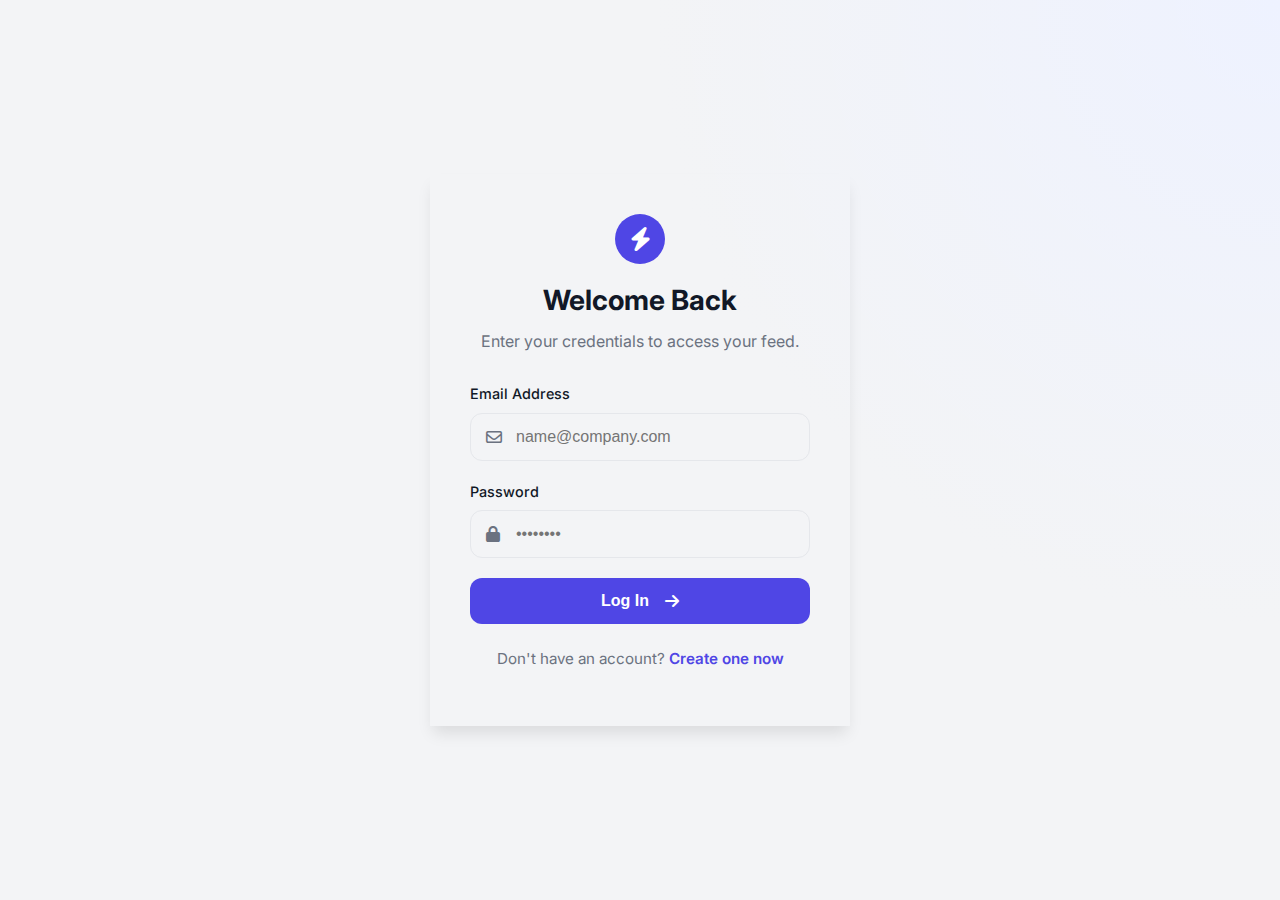
<file: index.html>
<!DOCTYPE html>
<html lang="en">

<head>
    <meta charset="UTF-8">
    <meta name="viewport" content="width=device-width, initial-scale=1.0">
    <title>Feed - BuzzFeed</title>
    <link rel="shortcut icon" href="./download-removebg-preview.ico" type="image/x-icon">
    <link href="https://fonts.googleapis.com/css2?family=Inter:wght@300;400;500;600;700&display=swap" rel="stylesheet">
    <link rel="stylesheet" href="https://cdnjs.cloudflare.com/ajax/libs/font-awesome/6.4.0/css/all.min.css">
    <link rel="stylesheet" href="style.css">
</head>

<body>

    <nav class="navbar glass-panel">
        <div class="nav-content container">
            <div class="logo-text">
                <i class="fa-solid fa-bolt"></i> BuzzFeed
            </div>
            <div class="nav-actions">
                <div class="user-badge">
                    <div class="avatar-sm"><i class="fa-solid fa-user"></i></div>
                    <span id="user-display-name">User</span>
                </div>
                <button id="theme-toggle" class="icon-btn"><i class="fa-solid fa-moon"></i></button>
                <button id="logout-btn" class="icon-btn danger"><i class="fa-solid fa-right-from-bracket"></i></button>
            </div>
        </div>
    </nav>

    <main class="container main-layout">

        <section class="create-card glass-panel">
            <div class="create-body">
                <div class="avatar-md"><i class="fa-solid fa-user"></i></div>
                <textarea id="post-text" placeholder="What's happening?"></textarea>
            </div>

            <div id="emoji-container" class="emoji-section hidden">
                <div class="emoji-header">
                    <span>Pick an Emoji</span>
                    <button id="close-emoji-btn" title="Close">
                        <i class="fa-solid fa-xmark"></i>
                    </button>
                </div>
                <div id="emoji-grid" class="emoji-grid">
                </div>
            </div>

            <div class="create-footer">
                <div class="footer-left">
                    <button id="emoji-toggle-btn" class="icon-btn-rect" title="Add Emoji">
                        <i class="fa-regular fa-face-smile"></i>
                    </button>

                    <div class="media-input-wrapper">
                        <i class="fa-solid fa-link"></i>
                        <input type="text" id="post-image-url" placeholder="Image URL...">
                    </div>
                </div>

                <button id="publish-btn" class="btn-primary btn-md">
                    Post <i class="fa-solid fa-paper-plane"></i>
                </button>
            </div>
        </section>
        <section class="toolbar">
            <div class="search-bar glass-panel">
                <i class="fa-solid fa-magnifying-glass"></i>
                <input type="text" id="search-input" placeholder="Search posts...">
            </div>
            <div class="sort-dropdown glass-panel">
                <select id="sort-select">
                    <option value="latest">Latest First</option>
                    <option value="oldest">Oldest First</option>
                    <option value="most-liked">Most Popular</option>
                </select>
                <i class="fa-solid fa-chevron-down dropdown-icon"></i>
            </div>
        </section>

        <div id="feed" class="feed-stream"></div>
    </main>

    <script src="script.js"></script>
</body>

</html>
</file>
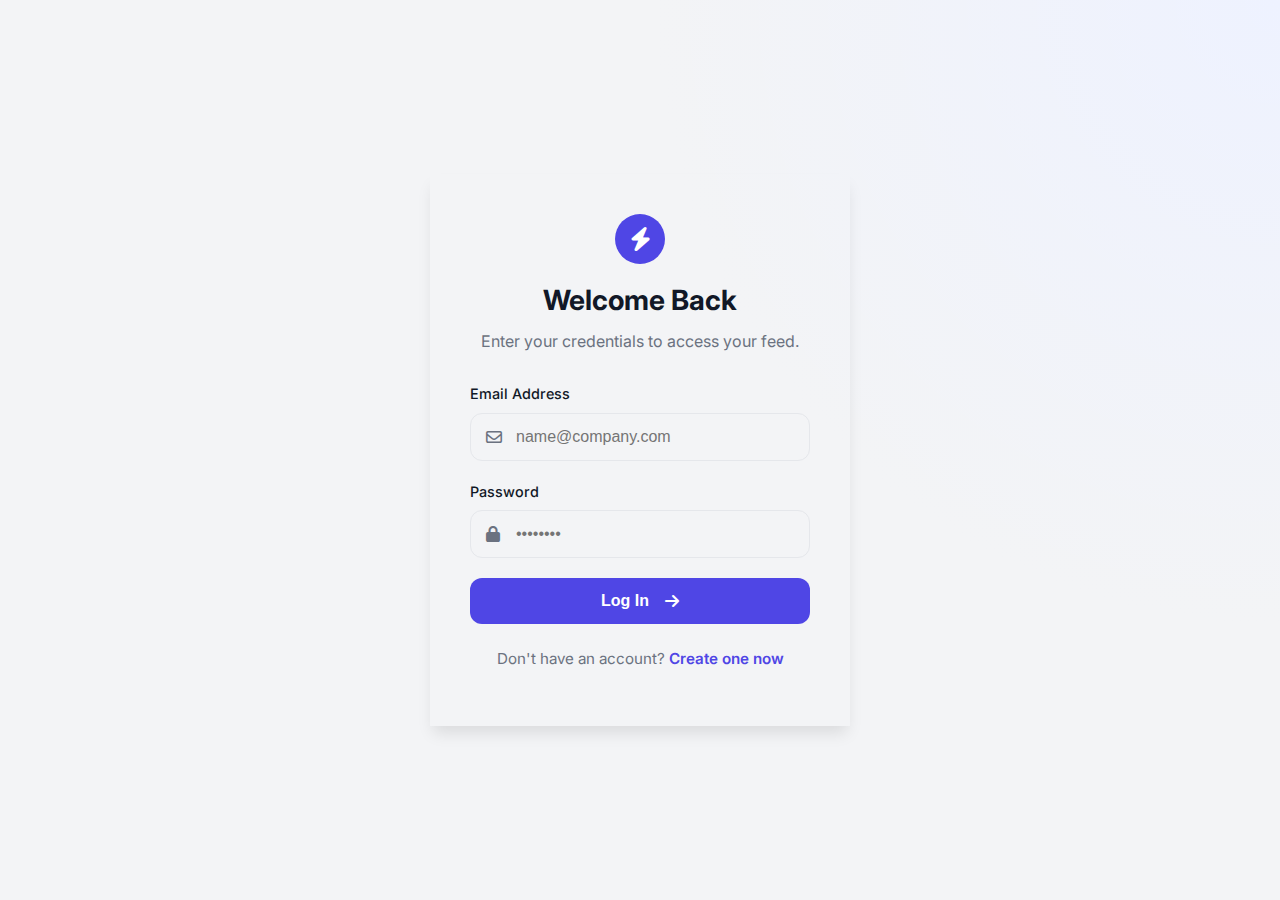
<file: login.html>
<!DOCTYPE html>
<html lang="en">
<head>
    <meta charset="UTF-8">
    <meta name="viewport" content="width=device-width, initial-scale=1.0">
    <title>Login - BuzzFeed</title>
    <link href="https://fonts.googleapis.com/css2?family=Inter:wght@300;400;500;600;700;800&display=swap" rel="stylesheet">
    <link rel="stylesheet" href="https://cdnjs.cloudflare.com/ajax/libs/font-awesome/6.4.0/css/all.min.css">
    <link rel="stylesheet" href="style.css">
</head>
<body>

    <div class="auth-wrapper">
        <div class="auth-card">
            <div class="auth-header">
                <div class="logo-circle">
                    <i class="fa-solid fa-bolt"></i>
                </div>
                <h1>Welcome Back</h1>
                <p>Enter your credentials to access your feed.</p>
            </div>
            
            <form id="login-form" class="auth-form">
                <div class="input-field">
                    <label>Email Address</label>
                    <div class="input-wrapper">
                        <i class="fa-regular fa-envelope"></i>
                        <input type="email" id="login-email" placeholder="name@company.com" required>
                    </div>
                </div>
                <div class="input-field">
                    <label>Password</label>
                    <div class="input-wrapper">
                        <i class="fa-solid fa-lock"></i>
                        <input type="password" id="login-pass" placeholder="••••••••" required>
                    </div>
                </div>
                <button type="submit" class="btn-primary btn-block btn-lg">
                    Log In <i class="fa-solid fa-arrow-right" style="margin-left:8px"></i>
                </button>
                <p class="switch-text">Don't have an account? <a href="signup.html">Create one now</a></p>
            </form>
        </div>
    </div>

    <script src="script.js"></script>
</body>
</html>
</file>
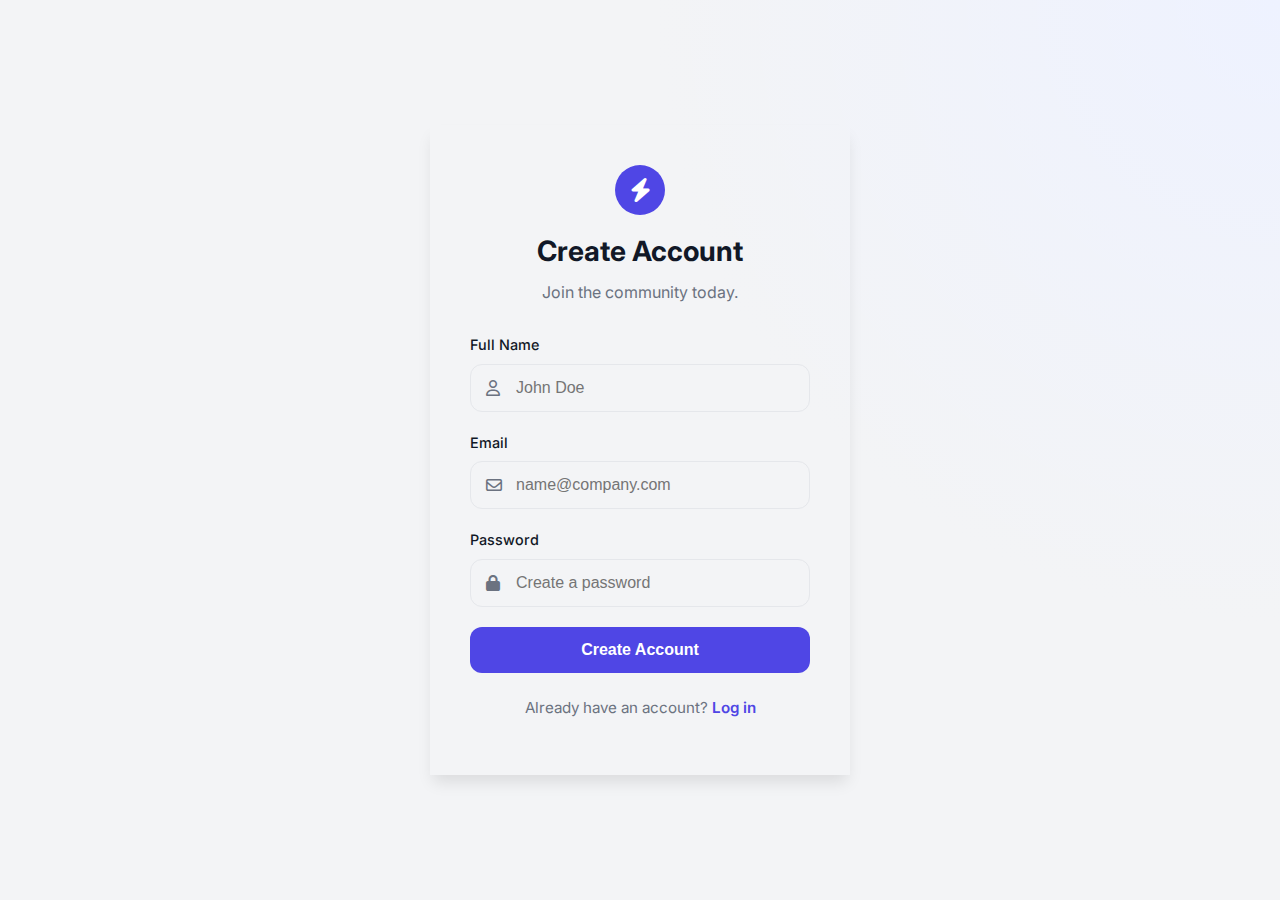
<file: signup.html>
<!DOCTYPE html>
<html lang="en">
<head>
    <meta charset="UTF-8">
    <meta name="viewport" content="width=device-width, initial-scale=1.0">
    <title>Sign Up - BuzzFeed</title>
    <link href="https://fonts.googleapis.com/css2?family=Inter:wght@300;400;500;600;700;800&display=swap" rel="stylesheet">
    <link rel="stylesheet" href="https://cdnjs.cloudflare.com/ajax/libs/font-awesome/6.4.0/css/all.min.css">
    <link rel="stylesheet" href="style.css">
</head>
<body>

    <div class="auth-wrapper">
        <div class="auth-card">
            <div class="auth-header">
                <div class="logo-circle">
                    <i class="fa-solid fa-bolt"></i>
                </div>
                <h1>Create Account</h1>
                <p>Join the community today.</p>
            </div>
            
            <form id="signup-form" class="auth-form">
                <div class="input-field">
                    <label>Full Name</label>
                    <div class="input-wrapper">
                        <i class="fa-regular fa-user"></i>
                        <input type="text" id="signup-name" placeholder="John Doe" required>
                    </div>
                </div>
                <div class="input-field">
                    <label>Email</label>
                    <div class="input-wrapper">
                        <i class="fa-regular fa-envelope"></i>
                        <input type="email" id="signup-email" placeholder="name@company.com" required>
                    </div>
                </div>
                <div class="input-field">
                    <label>Password</label>
                    <div class="input-wrapper">
                        <i class="fa-solid fa-lock"></i>
                        <input type="password" id="signup-pass" placeholder="Create a password" required>
                    </div>
                </div>
                <button type="submit" class="btn-primary btn-block btn-lg">Create Account</button>
                <p class="switch-text">Already have an account? <a href="login.html">Log in</a></p>
            </form>
        </div>
    </div>

    <script src="script.js"></script>
</body>
</html>
</file>
<file: style.css>
:root {
    --primary: #4F46E5;
    --primary-hover: #4338ca;
    --primary-light: #eef2ff;
    --bg-body: #F3F4F6;
    --bg-card: #FFFFFF;
    --text-main: #111827;
    --text-secondary: #6B7280;
    --border: #E5E7EB;
    --shadow-sm: 0 1px 2px 0 rgba(0, 0, 0, 0.05);
    --shadow-md: 0 4px 6px -1px rgba(0, 0, 0, 0.1);
    --shadow-lg: 0 10px 15px -3px rgba(0, 0, 0, 0.1);
    --glass-bg: rgba(255, 255, 255, 0.95);
    --focus-ring: 0 0 0 3px rgba(79, 70, 229, 0.2);
    --radius-lg: 16px;
    --radius-md: 12px;
    --radius-sm: 8px;
}

body.dark-mode {
    --bg-body: #0f172a;
    --bg-card: #1e293b;
    --text-main: #f1f5f9;
    --text-secondary: #94a3b8;
    --border: #334155;
    --primary: #6366f1;
    --glass-bg: rgba(30, 41, 59, 0.95);
    --focus-ring: 0 0 0 3px rgba(99, 102, 241, 0.3);
}

* {
    box-sizing: border-box;
    outline: none;
    transition: all 0.2s ease-in-out;
}

body {
    font-family: 'Inter', sans-serif;
    background-color: var(--bg-body);
    color: var(--text-main);
    margin: 0;
    line-height: 1.5;
}

a {
    text-decoration: none;
    color: inherit;
}

.container {
    max-width: 680px;
    margin: 0 auto;
    padding: 0 20px;
}

.hidden {
    display: none !important;
}

select{
    appearance: base-select;
    -webkit-appearance: base-select;
}

::picker(select){
    appearance: base-select !important;
}

.glass-panel {
    background: var(--bg-card);
    border: 1px solid var(--border);
    border-radius: var(--radius-lg);
    box-shadow: var(--shadow-sm);
}

.btn-primary {
    background: var(--primary);
    color: white;
    border: none;
    border-radius: var(--radius-md);
    font-weight: 600;
    cursor: pointer;
    display: inline-flex;
    align-items: center;
    justify-content: center;
    gap: 8px;
}

.btn-primary:hover {
    background: var(--primary-hover);
    transform: translateY(-1px);
    box-shadow: var(--shadow-md);
}

.btn-block {
    width: 100%;
}

.btn-lg {
    padding: 14px;
    font-size: 1rem;
}

.btn-md {
    padding: 10px 24px;
    font-size: 0.95rem;
}

.auth-wrapper {
    min-height: 100vh;
    display: flex;
    align-items: center;
    justify-content: center;
    background: radial-gradient(circle at top right, var(--primary-light), transparent 40%);
}

.auth-card {
    width: 100%;
    max-width: 420px;
    padding: 40px;
    box-shadow: var(--shadow-lg);
}

.auth-header {
    text-align: center;
    margin-bottom: 30px;
}

.logo-circle {
    width: 50px;
    height: 50px;
    background: var(--primary);
    color: white;
    border-radius: 50%;
    display: flex;
    align-items: center;
    justify-content: center;
    font-size: 1.5rem;
    margin: 0 auto 15px auto;
}

.auth-header h1 {
    margin: 0;
    font-size: 1.75rem;
    font-weight: 700;
    color: var(--text-main);
}

.auth-header p {
    color: var(--text-secondary);
    margin-top: 8px;
}

.input-field {
    margin-bottom: 20px;
}

.input-field label {
    display: block;
    margin-bottom: 8px;
    font-weight: 500;
    font-size: 0.9rem;
    color: var(--text-main);
}

.input-wrapper {
    position: relative;
}

.input-wrapper i {
    position: absolute;
    left: 16px;
    top: 50%;
    transform: translateY(-50%);
    color: var(--text-secondary);
}

.input-wrapper input {
    width: 100%;
    padding: 14px 16px 14px 45px;
    border: 1px solid var(--border);
    border-radius: var(--radius-md);
    background: var(--bg-body);
    color: var(--text-main);
    font-size: 1rem;
}

.input-wrapper input:focus {
    border-color: var(--primary);
    box-shadow: var(--focus-ring);
}

.switch-text {
    text-align: center;
    margin-top: 24px;
    color: var(--text-secondary);
    font-size: 0.95rem;
}

.switch-text a {
    color: var(--primary);
    font-weight: 600;
    cursor: pointer;
}

.switch-text a:hover {
    text-decoration: underline;
}

.navbar {
    position: sticky;
    top: 10px;
    z-index: 100;
    margin: 10px 20px 30px 20px;
    backdrop-filter: blur(10px);
    background: rgba(255, 255, 255, 0.9);
}

body.dark-mode .navbar {
    background: rgba(30, 41, 59, 0.9);
}

.nav-content {
    display: flex;
    justify-content: space-between;
    align-items: center;
    padding: 15px 0;
}

.logo-text {
    font-weight: 800;
    font-size: 1.4rem;
    color: var(--primary);
    letter-spacing: -0.5px;
}

.nav-actions {
    display: flex;
    gap: 12px;
    align-items: center;
}

.user-badge {
    display: flex;
    align-items: center;
    gap: 10px;
    padding: 6px 12px;
    background: var(--bg-body);
    border-radius: 30px;
    font-weight: 600;
    font-size: 0.9rem;
}

.icon-btn {
    background: var(--bg-body);
    border: none;
    width: 40px;
    height: 40px;
    border-radius: 50%;
    color: var(--text-main);
    cursor: pointer;
    font-size: 1.1rem;
    display: flex;
    align-items: center;
    justify-content: center;
}

.icon-btn:hover {
    background: var(--border);
}

.icon-btn.danger:hover {
    background: #fee2e2;
    color: #dc2626;
}

.create-card {
    padding: 0;
    overflow: hidden;
    margin-bottom: 24px;
}

.create-body {
    padding: 20px;
    display: flex;
    gap: 16px;
}

.avatar-md {
    width: 48px;
    height: 48px;
    background: var(--border);
    border-radius: 50%;
    display: flex;
    align-items: center;
    justify-content: center;
    font-size: 1.2rem;
    color: var(--text-secondary);
    flex-shrink: 0;
}

.avatar-sm {
    width: 28px;
    height: 28px;
    background: var(--border);
    border-radius: 50%;
    display: flex;
    align-items: center;
    justify-content: center;
    font-size: 0.8rem;
    color: var(--text-secondary);
}

textarea#post-text {
    width: 100%;
    border: none;
    background: transparent;
    resize: none;
    font-family: inherit;
    font-size: 1.1rem;
    height: 80px;
    padding: 10px 0;
    color: var(--text-main);
}

.create-footer {
    background: var(--bg-body);
    padding: 12px 20px;
    display: flex;
    align-items: center;
    justify-content: space-between;
    gap: 15px;
    border-top: 1px solid var(--border);
}


.emoji-section {
    background: var(--bg-body);
    border-top: 1px solid var(--border);
    border-bottom: 1px solid var(--border);
    animation: slideDown 0.2s ease-out;
}

.emoji-header {
    display: flex;
    justify-content: space-between;
    align-items: center;
    padding: 8px 15px;
    background: var(--bg-card);
    border-bottom: 1px solid var(--border);
}

.emoji-header span {
    font-size: 0.85rem;
    font-weight: 600;
    color: var(--text-secondary);
}

#close-emoji-btn {
    background: transparent;
    border: none;
    color: var(--text-secondary);
    cursor: pointer;
    font-size: 1rem;
    padding: 5px;
    border-radius: 50%;
    width: 30px;
    height: 30px;
    display: flex;
    align-items: center;
    justify-content: center;
    transition: all 0.2s;
}

#close-emoji-btn:hover {
    background: #fee2e2;
    color: #dc2626;
}

.emoji-grid {
    padding: 10px;
    display: grid;
    grid-template-columns: repeat(auto-fill, minmax(32px, 1fr));
    gap: 5px;
    max-height: 150px;
    overflow-y: auto;
    background: var(--bg-body);
}

.emoji-item {
    font-size: 1.4rem;
    cursor: pointer;
    text-align: center;
    padding: 4px;
    border-radius: 6px;
    user-select: none;
    transition: transform 0.1s;
}

.emoji-item:hover {
    background: var(--bg-card);
    transform: scale(1.2);
    box-shadow: 0 2px 5px rgba(0, 0, 0, 0.1);
}

@keyframes slideDown {
    from {
        opacity: 0;
        transform: translateY(-10px);
    }

    to {
        opacity: 1;
        transform: translateY(0);
    }
}

.footer-left {
    display: flex;
    align-items: center;
    gap: 10px;
    flex-grow: 1;
}

.icon-btn-rect {
    background: transparent;
    border: 1px solid var(--border);
    border-radius: var(--radius-md);
    width: 42px;
    height: 42px;
    display: flex;
    align-items: center;
    justify-content: center;
    font-size: 1.2rem;
    color: var(--primary);
    cursor: pointer;
    transition: all 0.2s;
}

.icon-btn-rect:hover {
    background: var(--primary-light);
    border-color: var(--primary);
}

.media-input-wrapper {
    flex-grow: 1;
    position: relative;
    background: var(--bg-card);
    border-radius: var(--radius-md);
    border: 1px solid var(--border);
    transition: border 0.2s;
}

.media-input-wrapper:focus-within {
    border-color: var(--primary);
    box-shadow: var(--focus-ring);
}

.media-input-wrapper i {
    position: absolute;
    left: 12px;
    top: 50%;
    transform: translateY(-50%);
    color: var(--text-secondary);
    font-size: 0.9rem;
}

.media-input-wrapper input {
    width: 100%;
    border: none;
    background: transparent;
    padding: 10px 12px 10px 38px;
    font-size: 0.9rem;
    color: var(--text-main);
    border-radius: var(--radius-md);
}

.toolbar {
    display: flex;
    gap: 16px;
    margin-bottom: 24px;
}

.search-bar {
    flex: 2;
    position: relative;
    display: flex;
    align-items: center;
    background: var(--bg-card);
}

.search-bar i {
    margin-left: 16px;
    color: var(--text-secondary);
}

.search-bar input {
    width: 100%;
    border: none;
    background: transparent;
    padding: 14px;
    font-size: 1rem;
    color: var(--text-main);
}

.sort-dropdown {
    flex: 1;
    position: relative;
    display: flex;
    align-items: center;
    background: var(--bg-card);
}

.sort-dropdown select {
    width: 100%;
    border: none;
    background: transparent;
    padding: 14px;
    appearance: none;
    font-size: 0.95rem;
    color: var(--text-main);
    cursor: pointer;
    padding-right: 30px;
}

.dropdown-icon {
    position: absolute;
    right: 16px;
    pointer-events: none;
    color: var(--text-secondary);
    font-size: 0.8rem;
}

.post {
    background: var(--bg-card);
    border-radius: var(--radius-lg);
    padding: 24px;
    margin-bottom: 24px;
    border: 1px solid var(--border);
    box-shadow: var(--shadow-sm);
}

.post-header {
    display: flex;
    justify-content: space-between;
    align-items: flex-start;
    margin-bottom: 16px;
}

.post-user {
    display: flex;
    gap: 12px;
}

.user-info h4 {
    margin: 0;
    font-size: 1rem;
    font-weight: 700;
}

.user-info span {
    font-size: 0.85rem;
    color: var(--text-secondary);
}

.post-content p {
    margin: 0 0 16px 0;
    font-size: 1rem;
    line-height: 1.6;
    white-space: pre-wrap;
}

.post-img {
    width: 100%;
    border-radius: var(--radius-md);
    margin-top: 8px;
    border: 1px solid var(--border);
}

.edit-area {
    border: 2px solid var(--primary);
    padding: 12px;
    border-radius: var(--radius-md);
    background: var(--bg-body);
}

.post-actions {
    margin-top: 20px;
    padding-top: 16px;
    border-top: 1px solid var(--border);
    display: flex;
    justify-content: space-between;
}

.action-btn {
    background: transparent;
    border: none;
    color: var(--text-secondary);
    font-weight: 500;
    font-size: 0.95rem;
    cursor: pointer;
    padding: 8px 12px;
    border-radius: var(--radius-sm);
    display: flex;
    gap: 8px;
    align-items: center;
}

.action-btn:hover {
    background: var(--bg-body);
    color: var(--primary);
}

.action-btn.liked {
    color: #e11d48;
}

.action-btn.liked i {
    font-weight: 900;
}

.action-btn.delete:hover {
    background: #fee2e2;
    color: #dc2626;
}
</file>
